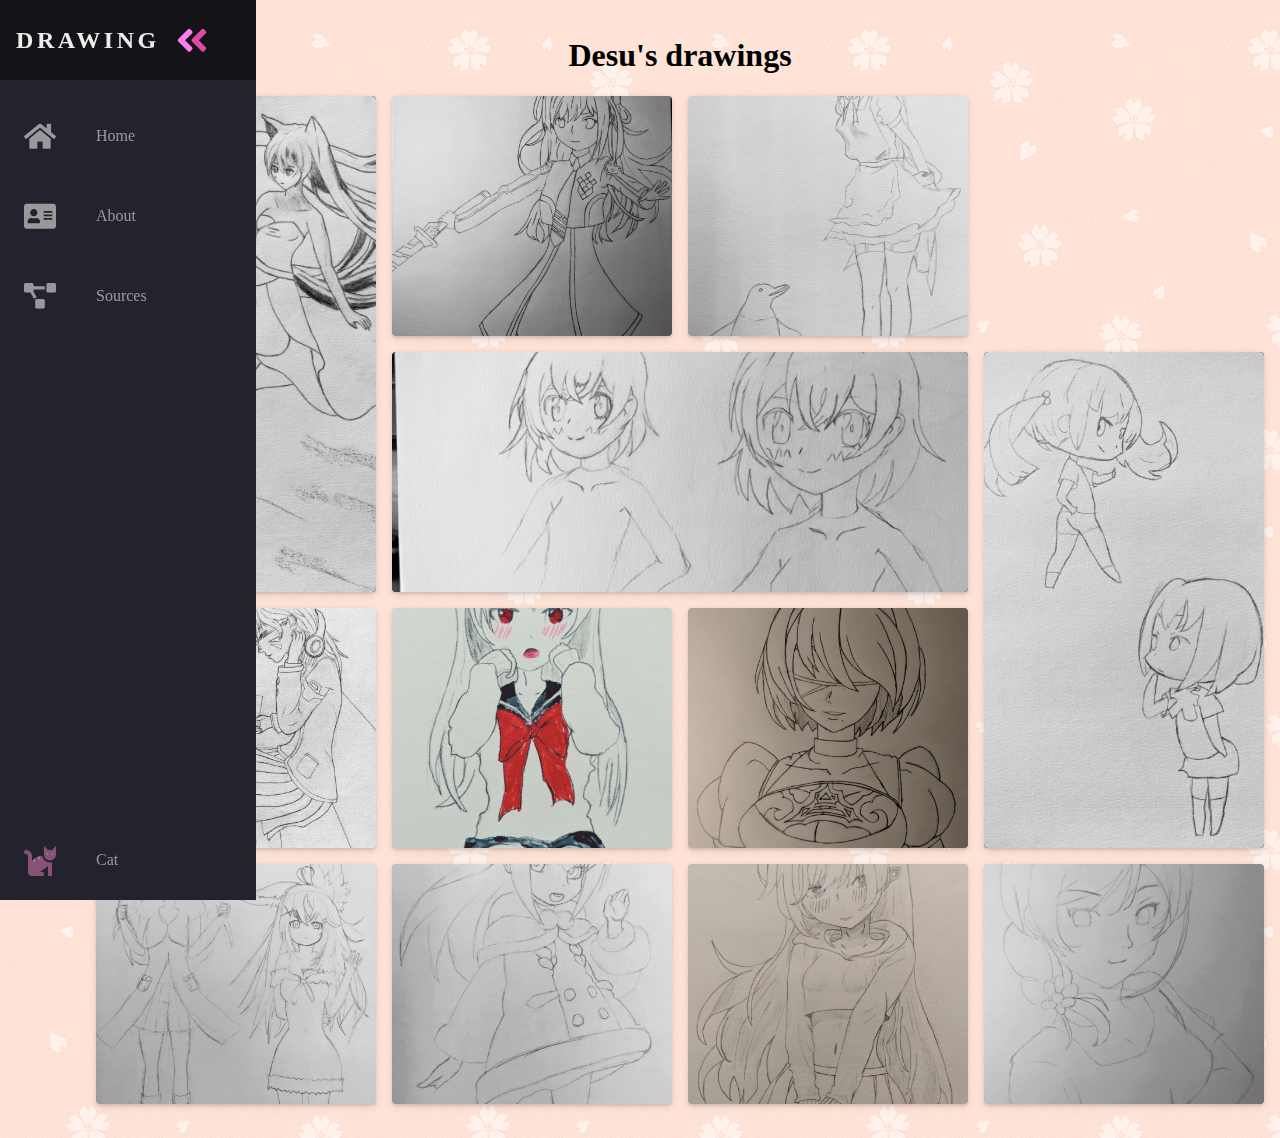
<file: index.html>
<!DOCTYPE html>
<html lang="en">
<head>
  <title>Index</title>
  <meta charset="utf-8">
  <meta name="viewport" content="width=device-width, initial-scale=1.0" />
  <link rel="stylesheet" href="style.css">
  <link href="https://fonts.googleapis.com/css?family=Play&display=swap" rel="stylesheet">
  <title>Robin's Portfolio</title>

  <style>
    @import url('./base.css');

  </style>

  </head>

  <body>
    <nav class="navbar">
      <ul class="navbar-nav">
        <li class="logo">
          <a href="bonus.html" class="nav-link">
            <span class="link-text logo-text">Drawing</span>
            <svg
              aria-hidden="true"
              focusable="false"
              data-prefix="fad"
              data-icon="angle-double-right"
              role="img"
              xmlns="http://www.w3.org/2000/svg"
              viewBox="0 0 448 512"
              class="svg-inline--fa fa-angle-double-right fa-w-14 fa-5x"
            >
              <g class="fa-group">
                <path
                  fill="currentColor"
                  d="M224 273L88.37 409a23.78 23.78 0 0 1-33.8 0L32 386.36a23.94 23.94 0 0 1 0-33.89l96.13-96.37L32 159.73a23.94 23.94 0 0 1 0-33.89l22.44-22.79a23.78 23.78 0 0 1 33.8 0L223.88 239a23.94 23.94 0 0 1 .1 34z"
                  class="fa-secondary"
                ></path>
                <path
                  fill="currentColor"
                  d="M415.89 273L280.34 409a23.77 23.77 0 0 1-33.79 0L224 386.26a23.94 23.94 0 0 1 0-33.89L320.11 256l-96-96.47a23.94 23.94 0 0 1 0-33.89l22.52-22.59a23.77 23.77 0 0 1 33.79 0L416 239a24 24 0 0 1-.11 34z"
                  class="fa-primary"
                ></path>
              </g>
            </svg>

          </a>
        </li>
        <li class="nav-item">
          <a href="index.html" class="nav-link">
            <svg aria-hidden="true" focusable="false" data-prefix="fas" data-icon="home" class="svg-inline--fa fa-home fa-w-18" role="img" xmlns="http://www.w3.org/2000/svg" viewBox="0 0 576 512"><path fill="currentColor" d="M280.37 148.26L96 300.11V464a16 16 0 0 0 16 16l112.06-.29a16 16 0 0 0 15.92-16V368a16 16 0 0 1 16-16h64a16 16 0 0 1 16 16v95.64a16 16 0 0 0 16 16.05L464 480a16 16 0 0 0 16-16V300L295.67 148.26a12.19 12.19 0 0 0-15.3 0zM571.6 251.47L488 182.56V44.05a12 12 0 0 0-12-12h-56a12 12 0 0 0-12 12v72.61L318.47 43a48 48 0 0 0-61 0L4.34 251.47a12 12 0 0 0-1.6 16.9l25.5 31A12 12 0 0 0 45.15 301l235.22-193.74a12.19 12.19 0 0 1 15.3 0L530.9 301a12 12 0 0 0 16.9-1.6l25.5-31a12 12 0 0 0-1.7-16.93z"
              ></path></svg>

            <span class="link-text">Home</span>
          </a>
        </li>


        <li class="nav-item">
          <a href="about.html" class="nav-link">
            <svg aria-hidden="true" focusable="false" data-prefix="fas" data-icon="address-card" class="svg-inline--fa fa-address-card fa-w-18" role="img" xmlns="http://www.w3.org/2000/svg" viewBox="0 0 576 512"><path fill="currentColor" d="M528 32H48C21.5 32 0 53.5 0 80v352c0 26.5 21.5 48 48 48h480c26.5 0 48-21.5 48-48V80c0-26.5-21.5-48-48-48zm-352 96c35.3 0 64 28.7 64 64s-28.7 64-64 64-64-28.7-64-64 28.7-64 64-64zm112 236.8c0 10.6-10 19.2-22.4 19.2H86.4C74 384 64 375.4 64 364.8v-19.2c0-31.8 30.1-57.6 67.2-57.6h5c12.3 5.1 25.7 8 39.8 8s27.6-2.9 39.8-8h5c37.1 0 67.2 25.8 67.2 57.6v19.2zM512 312c0 4.4-3.6 8-8 8H360c-4.4 0-8-3.6-8-8v-16c0-4.4 3.6-8 8-8h144c4.4 0 8 3.6 8 8v16zm0-64c0 4.4-3.6 8-8 8H360c-4.4 0-8-3.6-8-8v-16c0-4.4 3.6-8 8-8h144c4.4 0 8 3.6 8 8v16zm0-64c0 4.4-3.6 8-8 8H360c-4.4 0-8-3.6-8-8v-16c0-4.4 3.6-8 8-8h144c4.4 0 8 3.6 8 8v16z"></path></svg>

            <span class="link-text">About</span>
          </a>
        </li>


        <li class="nav-item">
          <a href="sources.html" class="nav-link">
            <svg aria-hidden="true" focusable="false" data-prefix="fas" data-icon="project-diagram" class="svg-inline--fa fa-project-diagram fa-w-20" role="img" xmlns="http://www.w3.org/2000/svg" viewBox="0 0 640 512"><path fill="currentColor" d="M384 320H256c-17.67 0-32 14.33-32 32v128c0 17.67 14.33 32 32 32h128c17.67 0 32-14.33 32-32V352c0-17.67-14.33-32-32-32zM192 32c0-17.67-14.33-32-32-32H32C14.33 0 0 14.33 0 32v128c0 17.67 14.33 32 32 32h95.72l73.16 128.04C211.98 300.98 232.4 288 256 288h.28L192 175.51V128h224V64H192V32zM608 0H480c-17.67 0-32 14.33-32 32v128c0 17.67 14.33 32 32 32h128c17.67 0 32-14.33 32-32V32c0-17.67-14.33-32-32-32z"></path></svg>


            <span class="link-text">Sources</span>
          </a>
        </li>


        <li class="nav-item">
          <a href="cat.html" class="nav-link">
            <svg
              aria-hidden="true"
              focusable="false"
              data-prefix="fad"
              data-icon="cat"
              role="img"
              xmlns="http://www.w3.org/2000/svg"
              viewBox="0 0 512 512"
              class="svg-inline--fa fa-cat fa-w-16 fa-9x"
            >
              <g class="fa-group">
                <path
                  fill="currentColor"
                  d="M448 96h-64l-64-64v134.4a96 96 0 0 0 192 0V32zm-72 80a16 16 0 1 1 16-16 16 16 0 0 1-16 16zm80 0a16 16 0 1 1 16-16 16 16 0 0 1-16 16zm-165.41 16a204.07 204.07 0 0 0-34.59 2.89V272l-43.15-64.73a183.93 183.93 0 0 0-44.37 26.17L192 304l-60.94-30.47L128 272v-80a96.1 96.1 0 0 0-96-96 32 32 0 0 0 0 64 32 32 0 0 1 32 32v256a64.06 64.06 0 0 0 64 64h176a16 16 0 0 0 16-16v-16a32 32 0 0 0-32-32h-32l128-96v144a16 16 0 0 0 16 16h32a16 16 0 0 0 16-16V289.86a126.78 126.78 0 0 1-32 4.54c-61.81 0-113.52-44.05-125.41-102.4z"
                  class="fa-secondary"
                ></path>
                <path
                  fill="currentColor"
                  d="M376 144a16 16 0 1 0 16 16 16 16 0 0 0-16-16zm80 0a16 16 0 1 0 16 16 16 16 0 0 0-16-16zM131.06 273.53L192 304l-23.52-70.56a192.06 192.06 0 0 0-37.42 40.09zM256 272v-77.11a198.62 198.62 0 0 0-43.15 12.38z"
                  class="fa-primary"
                ></path>
              </g>
            </svg>

            <span class="link-text">Cat</span>
          </a>
        </li>


      </ul>
      </nav>

    <main>
      <center><h1>Desu's drawings</h1></center>

      <div class="photo-grid">
        <a href="images/drawings/drawing01.jpg" class="card-tall">
          <div
        class="card-tall"
        style="background-image:url(images/thumbs01/thumb01.jpg)"
        >

        </div></a>

        <a href="images/drawings/drawing02.jpg">
        <div
        class="card"
        style="background-image:url(images/thumbs01/thumb02.jpg)"
        >

        </div></a>

        <a href="images/drawings/drawing03.jpg">
        <div
        class="card"
        style="background-image:url(images/thumbs01/thumb03.jpg)"
        >

        </div></a>

        <a href="images/drawings/drawing04.jpg" class="card-wide">
        <div
        class="card-wide"
        style="background-image:url(images/thumbs01/thumb04.jpg)"
        >

        </div></a>

        <a href="images/drawings/drawing05.jpg" class="card-tall">
        <div
        class="card-tall"
        style="background-image:url(images/thumbs01/thumb05.jpg)"
        >

        </div></a>

        <a href="images/drawings/drawing06.jpg">
        <div
        class="card"
        style="background-image:url(images/thumbs01/thumb06.jpg)"
        >

        </div></a>

        <a href="images/drawings/drawing07.jpg">
        <div
        class="card"
        style="background-image:url(images/thumbs01/thumb07.jpg)"
        >

        </div></a>

        <a href="images/drawings/drawing08.jpg">
        <div
        class="card"
        style="background-image:url(images/thumbs01/thumb08.jpg)"
        >

        </div></a>

        <a href="images/drawings/drawing09.jpg">
        <div
        class="card"
        style="background-image:url(images/thumbs01/thumb09.jpg)"
        >

        </div></a>

        <a href="images/drawings/drawing10.jpg">
        <div
        class="card"
        style="background-image:url(images/thumbs01/thumb10.jpg)"
        >

        </div></a>

        <a href="images/drawings/drawing11.jpg">
        <div
        class="card"
        style="background-image:url(images/thumbs01/thumb11.jpg)"
        >

        </div></a>

        <a href="images/drawings/drawing12.jpg">
        <div
        class="card"
        style="background-image:url(images/thumbs01/thumb12.jpg)"
        >

        </div></a>

      </div>

<br>

<!-- Test -->
       <!-- <section class="basic-grid">
         <div class="card">1</div>
         <div class="card">2</div>
         <div class="card">3</div>
         <div class="card">4</div>
         <div class="card">5</div>
         <div class="card">6</div>
         <div class="card">7</div>
         <div class="card">8</div>
         <div class="card">9</div>
         <div class="card">10</div>
         <div class="card">11</div>
         <div class="card">12</div>

       </section> -->


    </main>

  </body>
  </html>
</file>
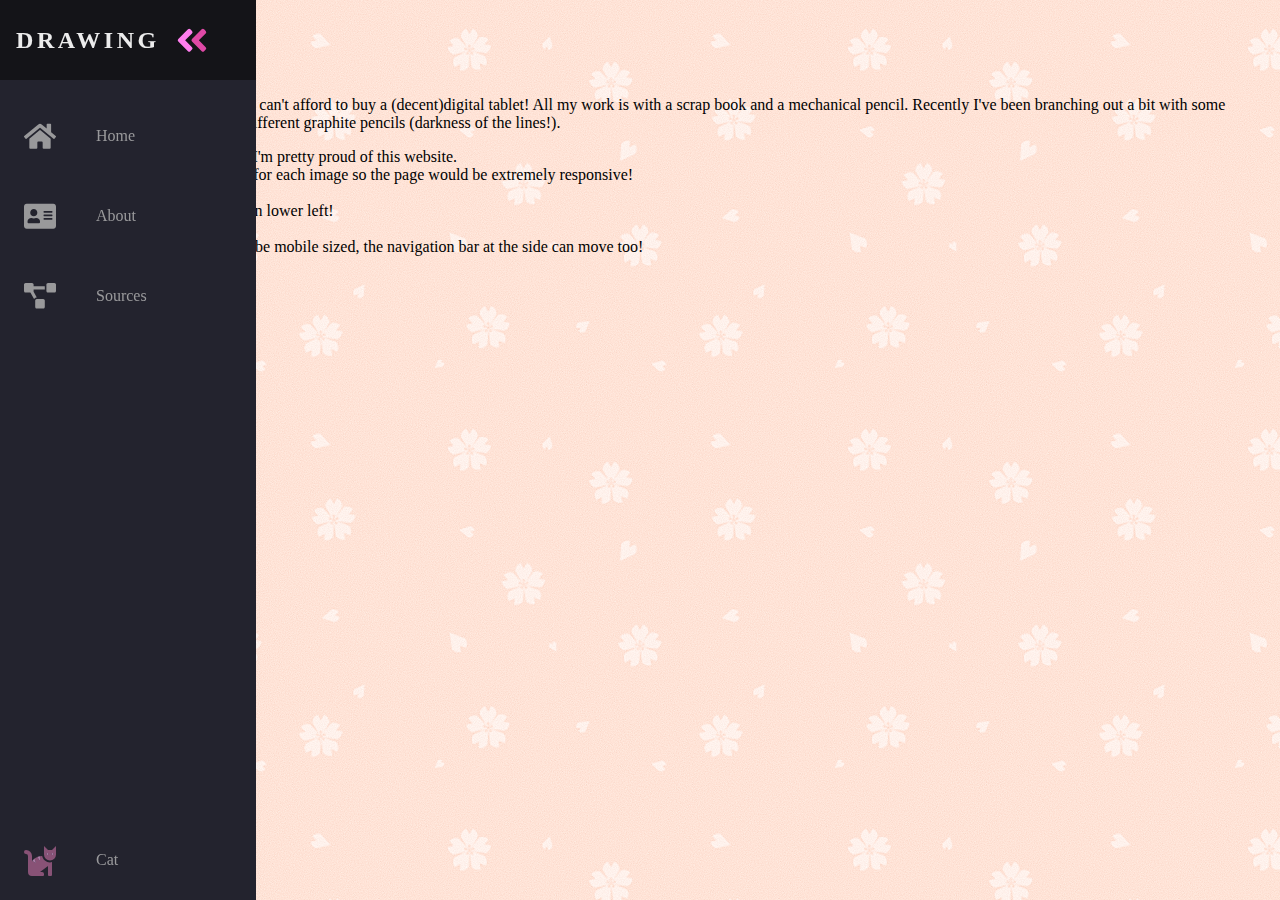
<file: about.html>
<!DOCTYPE html>
<html lang="en">
<head>
  <title>About</title>
  <meta charset="utf-8">
  <link rel="stylesheet" href="style.css">
  <link href="https://fonts.googleapis.com/css?family=Play&display=swap" rel="stylesheet">

  </head>

  <body>
    <nav class="navbar">
      <ul class="navbar-nav">
        <li class="logo">
          <a href="bonus.html" class="nav-link">
            <span class="link-text logo-text">Drawing</span>
            <svg
              aria-hidden="true"
              focusable="false"
              data-prefix="fad"
              data-icon="angle-double-right"
              role="img"
              xmlns="http://www.w3.org/2000/svg"
              viewBox="0 0 448 512"
              class="svg-inline--fa fa-angle-double-right fa-w-14 fa-5x"
            >
              <g class="fa-group">
                <path
                  fill="currentColor"
                  d="M224 273L88.37 409a23.78 23.78 0 0 1-33.8 0L32 386.36a23.94 23.94 0 0 1 0-33.89l96.13-96.37L32 159.73a23.94 23.94 0 0 1 0-33.89l22.44-22.79a23.78 23.78 0 0 1 33.8 0L223.88 239a23.94 23.94 0 0 1 .1 34z"
                  class="fa-secondary"
                ></path>
                <path
                  fill="currentColor"
                  d="M415.89 273L280.34 409a23.77 23.77 0 0 1-33.79 0L224 386.26a23.94 23.94 0 0 1 0-33.89L320.11 256l-96-96.47a23.94 23.94 0 0 1 0-33.89l22.52-22.59a23.77 23.77 0 0 1 33.79 0L416 239a24 24 0 0 1-.11 34z"
                  class="fa-primary"
                ></path>
              </g>
            </svg>

          </a>
        </li>
        <li class="nav-item">
          <a href="index.html" class="nav-link">
            <svg aria-hidden="true" focusable="false" data-prefix="fas" data-icon="home" class="svg-inline--fa fa-home fa-w-18" role="img" xmlns="http://www.w3.org/2000/svg" viewBox="0 0 576 512"><path fill="currentColor" d="M280.37 148.26L96 300.11V464a16 16 0 0 0 16 16l112.06-.29a16 16 0 0 0 15.92-16V368a16 16 0 0 1 16-16h64a16 16 0 0 1 16 16v95.64a16 16 0 0 0 16 16.05L464 480a16 16 0 0 0 16-16V300L295.67 148.26a12.19 12.19 0 0 0-15.3 0zM571.6 251.47L488 182.56V44.05a12 12 0 0 0-12-12h-56a12 12 0 0 0-12 12v72.61L318.47 43a48 48 0 0 0-61 0L4.34 251.47a12 12 0 0 0-1.6 16.9l25.5 31A12 12 0 0 0 45.15 301l235.22-193.74a12.19 12.19 0 0 1 15.3 0L530.9 301a12 12 0 0 0 16.9-1.6l25.5-31a12 12 0 0 0-1.7-16.93z"></path></svg>

            <span class="link-text">Home</span>
          </a>
        </li>


        <li class="nav-item">
          <a href="about.html" class="nav-link">
            <svg aria-hidden="true" focusable="false" data-prefix="fas" data-icon="address-card" class="svg-inline--fa fa-address-card fa-w-18" role="img" xmlns="http://www.w3.org/2000/svg" viewBox="0 0 576 512"><path fill="currentColor" d="M528 32H48C21.5 32 0 53.5 0 80v352c0 26.5 21.5 48 48 48h480c26.5 0 48-21.5 48-48V80c0-26.5-21.5-48-48-48zm-352 96c35.3 0 64 28.7 64 64s-28.7 64-64 64-64-28.7-64-64 28.7-64 64-64zm112 236.8c0 10.6-10 19.2-22.4 19.2H86.4C74 384 64 375.4 64 364.8v-19.2c0-31.8 30.1-57.6 67.2-57.6h5c12.3 5.1 25.7 8 39.8 8s27.6-2.9 39.8-8h5c37.1 0 67.2 25.8 67.2 57.6v19.2zM512 312c0 4.4-3.6 8-8 8H360c-4.4 0-8-3.6-8-8v-16c0-4.4 3.6-8 8-8h144c4.4 0 8 3.6 8 8v16zm0-64c0 4.4-3.6 8-8 8H360c-4.4 0-8-3.6-8-8v-16c0-4.4 3.6-8 8-8h144c4.4 0 8 3.6 8 8v16zm0-64c0 4.4-3.6 8-8 8H360c-4.4 0-8-3.6-8-8v-16c0-4.4 3.6-8 8-8h144c4.4 0 8 3.6 8 8v16z"></path></svg>

            <span class="link-text">About</span>
          </a>
        </li>


        <li class="nav-item">
          <a href="sources.html" class="nav-link">
            <svg aria-hidden="true" focusable="false" data-prefix="fas" data-icon="project-diagram" class="svg-inline--fa fa-project-diagram fa-w-20" role="img" xmlns="http://www.w3.org/2000/svg" viewBox="0 0 640 512"><path fill="currentColor" d="M384 320H256c-17.67 0-32 14.33-32 32v128c0 17.67 14.33 32 32 32h128c17.67 0 32-14.33 32-32V352c0-17.67-14.33-32-32-32zM192 32c0-17.67-14.33-32-32-32H32C14.33 0 0 14.33 0 32v128c0 17.67 14.33 32 32 32h95.72l73.16 128.04C211.98 300.98 232.4 288 256 288h.28L192 175.51V128h224V64H192V32zM608 0H480c-17.67 0-32 14.33-32 32v128c0 17.67 14.33 32 32 32h128c17.67 0 32-14.33 32-32V32c0-17.67-14.33-32-32-32z"></path></svg>


            <span class="link-text">Sources</span>
          </a>
        </li>


        <li class="nav-item">
          <a href="cat.html" class="nav-link">
            <svg
              aria-hidden="true"
              focusable="false"
              data-prefix="fad"
              data-icon="cat"
              role="img"
              xmlns="http://www.w3.org/2000/svg"
              viewBox="0 0 512 512"
              class="svg-inline--fa fa-cat fa-w-16 fa-9x"
            >
              <g class="fa-group">
                <path
                  fill="currentColor"
                  d="M448 96h-64l-64-64v134.4a96 96 0 0 0 192 0V32zm-72 80a16 16 0 1 1 16-16 16 16 0 0 1-16 16zm80 0a16 16 0 1 1 16-16 16 16 0 0 1-16 16zm-165.41 16a204.07 204.07 0 0 0-34.59 2.89V272l-43.15-64.73a183.93 183.93 0 0 0-44.37 26.17L192 304l-60.94-30.47L128 272v-80a96.1 96.1 0 0 0-96-96 32 32 0 0 0 0 64 32 32 0 0 1 32 32v256a64.06 64.06 0 0 0 64 64h176a16 16 0 0 0 16-16v-16a32 32 0 0 0-32-32h-32l128-96v144a16 16 0 0 0 16 16h32a16 16 0 0 0 16-16V289.86a126.78 126.78 0 0 1-32 4.54c-61.81 0-113.52-44.05-125.41-102.4z"
                  class="fa-secondary"
                ></path>
                <path
                  fill="currentColor"
                  d="M376 144a16 16 0 1 0 16 16 16 16 0 0 0-16-16zm80 0a16 16 0 1 0 16 16 16 16 0 0 0-16-16zM131.06 273.53L192 304l-23.52-70.56a192.06 192.06 0 0 0-37.42 40.09zM256 272v-77.11a198.62 198.62 0 0 0-43.15 12.38z"
                  class="fa-primary"
                ></path>
              </g>
            </svg>

            <span class="link-text">Cat</span>
          </a>
        </li>


      </ul>
      </nav>

    <main>
      <h1>Desu</h1>

      <p>I'm a beginner artist who can't afford to buy a (decent)digital tablet! All my work is with a scrap book and a mechanical pencil. Recently I've been branching out a bit with some markers, charcoal, and different graphite pencils (darkness of the lines!). </p>

      <p>Learning to code is fun, I'm pretty proud of this website.
        <br>I even made thumbnails for each image so the page would be extremely responsive!
        <br>
        <br>Check out my cat page on lower left!
        <br>
        <br>...And resize the page to be mobile sized, the navigation bar at the side can move too!
      </p>
    </main>

  </body>
  </html>
</file>
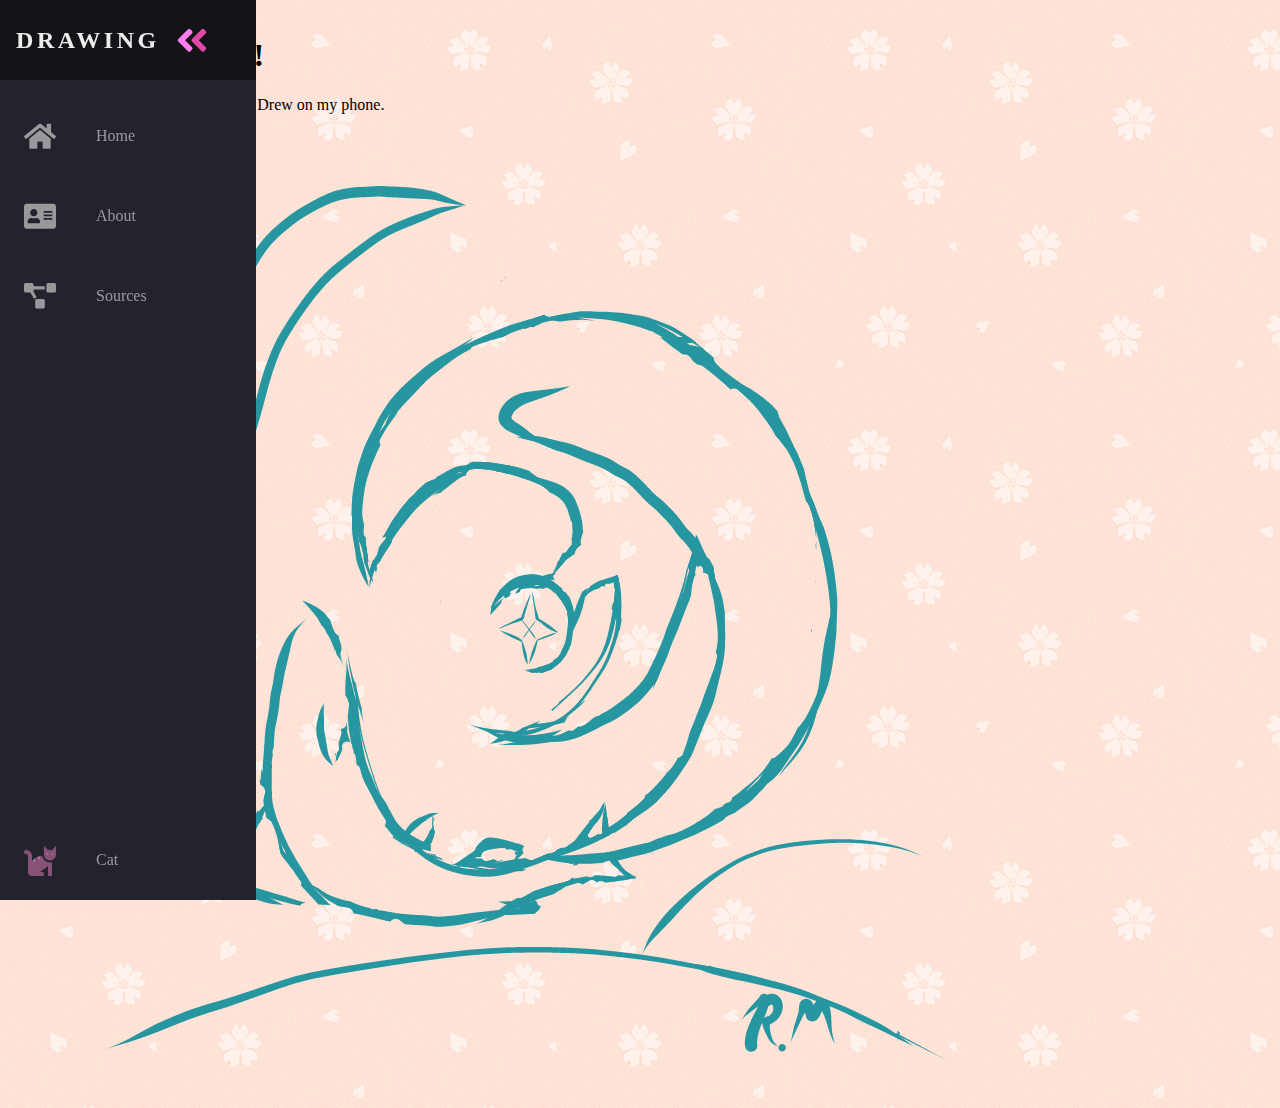
<file: bonus.html>
<!DOCTYPE html>
<html lang="en">
<head>
  <title>Bonus</title>
  <meta charset="utf-8">
  <link rel="stylesheet" href="style.css">
  <link href="https://fonts.googleapis.com/css?family=Play&display=swap" rel="stylesheet">

  </head>

  <body>
    <nav class="navbar">
      <ul class="navbar-nav">
        <li class="logo">
          <a href="bonus.html" class="nav-link">
            <span class="link-text logo-text">Drawing</span>
            <svg
              aria-hidden="true"
              focusable="false"
              data-prefix="fad"
              data-icon="angle-double-right"
              role="img"
              xmlns="http://www.w3.org/2000/svg"
              viewBox="0 0 448 512"
              class="svg-inline--fa fa-angle-double-right fa-w-14 fa-5x"
            >
              <g class="fa-group">
                <path
                  fill="currentColor"
                  d="M224 273L88.37 409a23.78 23.78 0 0 1-33.8 0L32 386.36a23.94 23.94 0 0 1 0-33.89l96.13-96.37L32 159.73a23.94 23.94 0 0 1 0-33.89l22.44-22.79a23.78 23.78 0 0 1 33.8 0L223.88 239a23.94 23.94 0 0 1 .1 34z"
                  class="fa-secondary"
                ></path>
                <path
                  fill="currentColor"
                  d="M415.89 273L280.34 409a23.77 23.77 0 0 1-33.79 0L224 386.26a23.94 23.94 0 0 1 0-33.89L320.11 256l-96-96.47a23.94 23.94 0 0 1 0-33.89l22.52-22.59a23.77 23.77 0 0 1 33.79 0L416 239a24 24 0 0 1-.11 34z"
                  class="fa-primary"
                ></path>
              </g>
            </svg>

          </a>
        </li>
        <li class="nav-item">
          <a href="index.html" class="nav-link">
            <svg aria-hidden="true" focusable="false" data-prefix="fas" data-icon="home" class="svg-inline--fa fa-home fa-w-18" role="img" xmlns="http://www.w3.org/2000/svg" viewBox="0 0 576 512"><path fill="currentColor" d="M280.37 148.26L96 300.11V464a16 16 0 0 0 16 16l112.06-.29a16 16 0 0 0 15.92-16V368a16 16 0 0 1 16-16h64a16 16 0 0 1 16 16v95.64a16 16 0 0 0 16 16.05L464 480a16 16 0 0 0 16-16V300L295.67 148.26a12.19 12.19 0 0 0-15.3 0zM571.6 251.47L488 182.56V44.05a12 12 0 0 0-12-12h-56a12 12 0 0 0-12 12v72.61L318.47 43a48 48 0 0 0-61 0L4.34 251.47a12 12 0 0 0-1.6 16.9l25.5 31A12 12 0 0 0 45.15 301l235.22-193.74a12.19 12.19 0 0 1 15.3 0L530.9 301a12 12 0 0 0 16.9-1.6l25.5-31a12 12 0 0 0-1.7-16.93z"></path></svg>

            <span class="link-text">Home</span>
          </a>
        </li>


        <li class="nav-item">
          <a href="about.html" class="nav-link">
            <svg aria-hidden="true" focusable="false" data-prefix="fas" data-icon="address-card" class="svg-inline--fa fa-address-card fa-w-18" role="img" xmlns="http://www.w3.org/2000/svg" viewBox="0 0 576 512"><path fill="currentColor" d="M528 32H48C21.5 32 0 53.5 0 80v352c0 26.5 21.5 48 48 48h480c26.5 0 48-21.5 48-48V80c0-26.5-21.5-48-48-48zm-352 96c35.3 0 64 28.7 64 64s-28.7 64-64 64-64-28.7-64-64 28.7-64 64-64zm112 236.8c0 10.6-10 19.2-22.4 19.2H86.4C74 384 64 375.4 64 364.8v-19.2c0-31.8 30.1-57.6 67.2-57.6h5c12.3 5.1 25.7 8 39.8 8s27.6-2.9 39.8-8h5c37.1 0 67.2 25.8 67.2 57.6v19.2zM512 312c0 4.4-3.6 8-8 8H360c-4.4 0-8-3.6-8-8v-16c0-4.4 3.6-8 8-8h144c4.4 0 8 3.6 8 8v16zm0-64c0 4.4-3.6 8-8 8H360c-4.4 0-8-3.6-8-8v-16c0-4.4 3.6-8 8-8h144c4.4 0 8 3.6 8 8v16zm0-64c0 4.4-3.6 8-8 8H360c-4.4 0-8-3.6-8-8v-16c0-4.4 3.6-8 8-8h144c4.4 0 8 3.6 8 8v16z"></path></svg>

            <span class="link-text">About</span>
          </a>
        </li>


        <li class="nav-item">
          <a href="sources.html" class="nav-link">
            <svg aria-hidden="true" focusable="false" data-prefix="fas" data-icon="project-diagram" class="svg-inline--fa fa-project-diagram fa-w-20" role="img" xmlns="http://www.w3.org/2000/svg" viewBox="0 0 640 512"><path fill="currentColor" d="M384 320H256c-17.67 0-32 14.33-32 32v128c0 17.67 14.33 32 32 32h128c17.67 0 32-14.33 32-32V352c0-17.67-14.33-32-32-32zM192 32c0-17.67-14.33-32-32-32H32C14.33 0 0 14.33 0 32v128c0 17.67 14.33 32 32 32h95.72l73.16 128.04C211.98 300.98 232.4 288 256 288h.28L192 175.51V128h224V64H192V32zM608 0H480c-17.67 0-32 14.33-32 32v128c0 17.67 14.33 32 32 32h128c17.67 0 32-14.33 32-32V32c0-17.67-14.33-32-32-32z"></path></svg>


            <span class="link-text">Sources</span>
          </a>
        </li>


        <li class="nav-item">
          <a href="cat.html" class="nav-link">
            <svg
              aria-hidden="true"
              focusable="false"
              data-prefix="fad"
              data-icon="cat"
              role="img"
              xmlns="http://www.w3.org/2000/svg"
              viewBox="0 0 512 512"
              class="svg-inline--fa fa-cat fa-w-16 fa-9x"
            >
              <g class="fa-group">
                <path
                  fill="currentColor"
                  d="M448 96h-64l-64-64v134.4a96 96 0 0 0 192 0V32zm-72 80a16 16 0 1 1 16-16 16 16 0 0 1-16 16zm80 0a16 16 0 1 1 16-16 16 16 0 0 1-16 16zm-165.41 16a204.07 204.07 0 0 0-34.59 2.89V272l-43.15-64.73a183.93 183.93 0 0 0-44.37 26.17L192 304l-60.94-30.47L128 272v-80a96.1 96.1 0 0 0-96-96 32 32 0 0 0 0 64 32 32 0 0 1 32 32v256a64.06 64.06 0 0 0 64 64h176a16 16 0 0 0 16-16v-16a32 32 0 0 0-32-32h-32l128-96v144a16 16 0 0 0 16 16h32a16 16 0 0 0 16-16V289.86a126.78 126.78 0 0 1-32 4.54c-61.81 0-113.52-44.05-125.41-102.4z"
                  class="fa-secondary"
                ></path>
                <path
                  fill="currentColor"
                  d="M376 144a16 16 0 1 0 16 16 16 16 0 0 0-16-16zm80 0a16 16 0 1 0 16 16 16 16 0 0 0-16-16zM131.06 273.53L192 304l-23.52-70.56a192.06 192.06 0 0 0-37.42 40.09zM256 272v-77.11a198.62 198.62 0 0 0-43.15 12.38z"
                  class="fa-primary"
                ></path>
              </g>
            </svg>

            <span class="link-text">Cat</span>
          </a>
        </li>


      </ul>
      </nav>

    <main>
      <h1>Bonus page!</h1>

      <p>My first digital drawing. Drew on my phone.  </p>
      <img src="images/logo01.png" alt="logo" >
    </main>

  </body>
  </html>
</file>
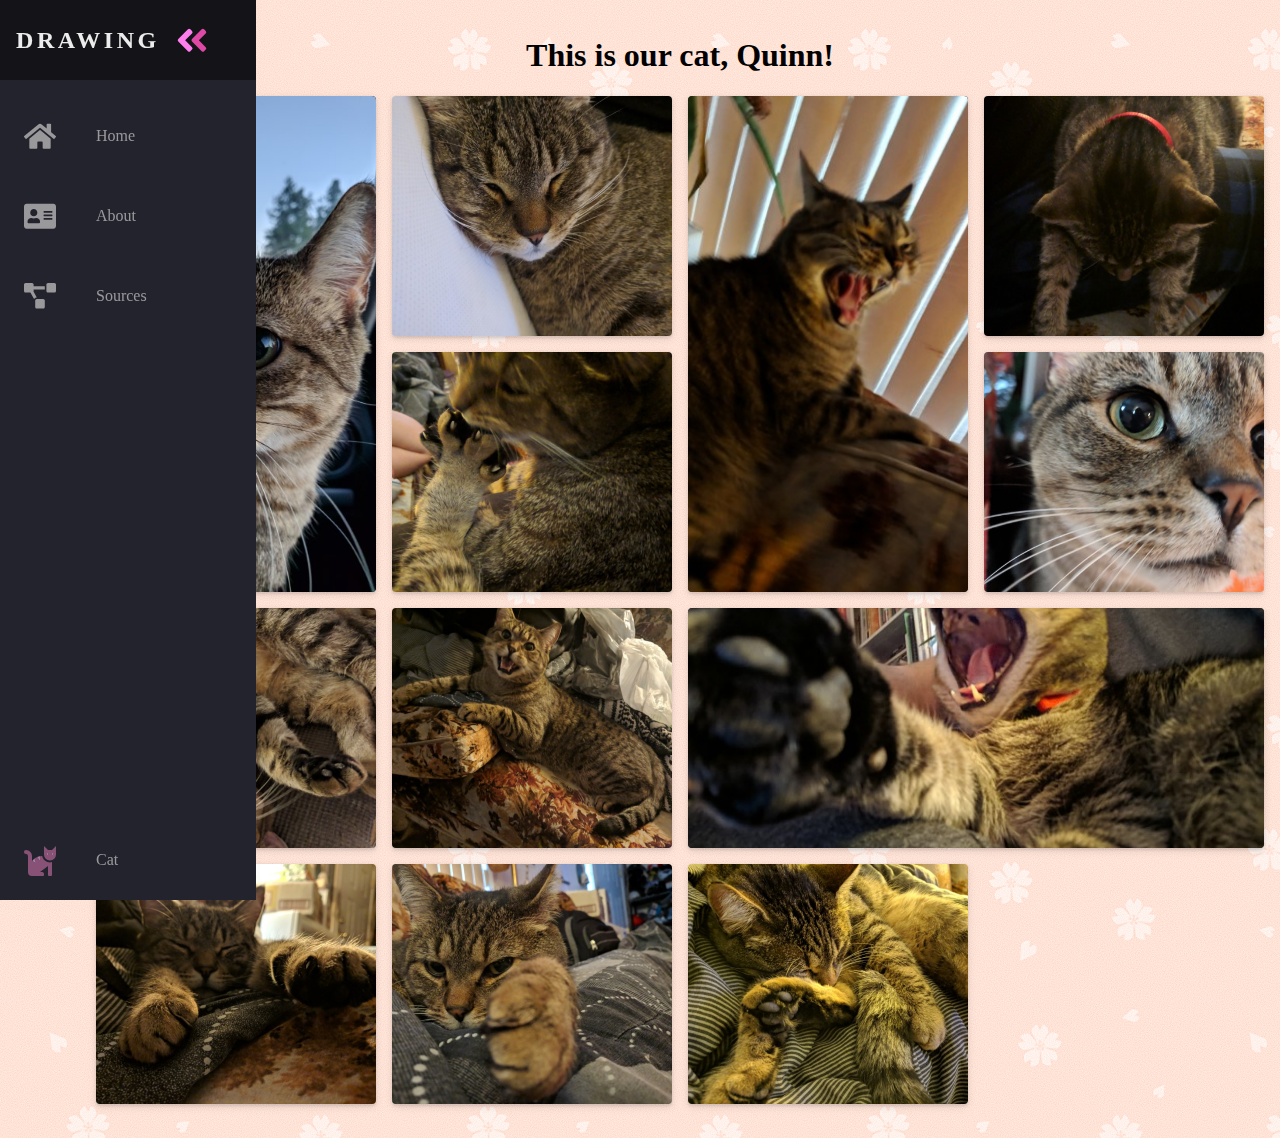
<file: cat.html>
<!DOCTYPE html>
<html lang="en">
<head>
  <title>Cat</title>
  <meta charset="utf-8">
  <meta name="viewport" content="width=device-width, initial-scale=1.0" />
  <link rel="stylesheet" href="style.css">
  <link href="https://fonts.googleapis.com/css?family=Play&display=swap" rel="stylesheet">
  <title>Robin's Portfolio</title>

  <style>
    @import url('./base.css');

  </style>

  </head>

  <body>
    <nav class="navbar">
      <ul class="navbar-nav">
        <li class="logo">
          <a href="bonus.html" class="nav-link">
            <span class="link-text logo-text">Drawing</span>
            <svg
              aria-hidden="true"
              focusable="false"
              data-prefix="fad"
              data-icon="angle-double-right"
              role="img"
              xmlns="http://www.w3.org/2000/svg"
              viewBox="0 0 448 512"
              class="svg-inline--fa fa-angle-double-right fa-w-14 fa-5x"
            >
              <g class="fa-group">
                <path
                  fill="currentColor"
                  d="M224 273L88.37 409a23.78 23.78 0 0 1-33.8 0L32 386.36a23.94 23.94 0 0 1 0-33.89l96.13-96.37L32 159.73a23.94 23.94 0 0 1 0-33.89l22.44-22.79a23.78 23.78 0 0 1 33.8 0L223.88 239a23.94 23.94 0 0 1 .1 34z"
                  class="fa-secondary"
                ></path>
                <path
                  fill="currentColor"
                  d="M415.89 273L280.34 409a23.77 23.77 0 0 1-33.79 0L224 386.26a23.94 23.94 0 0 1 0-33.89L320.11 256l-96-96.47a23.94 23.94 0 0 1 0-33.89l22.52-22.59a23.77 23.77 0 0 1 33.79 0L416 239a24 24 0 0 1-.11 34z"
                  class="fa-primary"
                ></path>
              </g>
            </svg>

          </a>
        </li>
        <li class="nav-item">
          <a href="index.html" class="nav-link">
            <svg aria-hidden="true" focusable="false" data-prefix="fas" data-icon="home" class="svg-inline--fa fa-home fa-w-18" role="img" xmlns="http://www.w3.org/2000/svg" viewBox="0 0 576 512"><path fill="currentColor" d="M280.37 148.26L96 300.11V464a16 16 0 0 0 16 16l112.06-.29a16 16 0 0 0 15.92-16V368a16 16 0 0 1 16-16h64a16 16 0 0 1 16 16v95.64a16 16 0 0 0 16 16.05L464 480a16 16 0 0 0 16-16V300L295.67 148.26a12.19 12.19 0 0 0-15.3 0zM571.6 251.47L488 182.56V44.05a12 12 0 0 0-12-12h-56a12 12 0 0 0-12 12v72.61L318.47 43a48 48 0 0 0-61 0L4.34 251.47a12 12 0 0 0-1.6 16.9l25.5 31A12 12 0 0 0 45.15 301l235.22-193.74a12.19 12.19 0 0 1 15.3 0L530.9 301a12 12 0 0 0 16.9-1.6l25.5-31a12 12 0 0 0-1.7-16.93z"></path></svg>

            <span class="link-text">Home</span>
          </a>
        </li>


        <li class="nav-item">
          <a href="about.html" class="nav-link">
            <svg aria-hidden="true" focusable="false" data-prefix="fas" data-icon="address-card" class="svg-inline--fa fa-address-card fa-w-18" role="img" xmlns="http://www.w3.org/2000/svg" viewBox="0 0 576 512"><path fill="currentColor" d="M528 32H48C21.5 32 0 53.5 0 80v352c0 26.5 21.5 48 48 48h480c26.5 0 48-21.5 48-48V80c0-26.5-21.5-48-48-48zm-352 96c35.3 0 64 28.7 64 64s-28.7 64-64 64-64-28.7-64-64 28.7-64 64-64zm112 236.8c0 10.6-10 19.2-22.4 19.2H86.4C74 384 64 375.4 64 364.8v-19.2c0-31.8 30.1-57.6 67.2-57.6h5c12.3 5.1 25.7 8 39.8 8s27.6-2.9 39.8-8h5c37.1 0 67.2 25.8 67.2 57.6v19.2zM512 312c0 4.4-3.6 8-8 8H360c-4.4 0-8-3.6-8-8v-16c0-4.4 3.6-8 8-8h144c4.4 0 8 3.6 8 8v16zm0-64c0 4.4-3.6 8-8 8H360c-4.4 0-8-3.6-8-8v-16c0-4.4 3.6-8 8-8h144c4.4 0 8 3.6 8 8v16zm0-64c0 4.4-3.6 8-8 8H360c-4.4 0-8-3.6-8-8v-16c0-4.4 3.6-8 8-8h144c4.4 0 8 3.6 8 8v16z"></path></svg>

            <span class="link-text">About</span>
          </a>
        </li>


        <li class="nav-item">
          <a href="sources.html" class="nav-link">
            <svg aria-hidden="true" focusable="false" data-prefix="fas" data-icon="project-diagram" class="svg-inline--fa fa-project-diagram fa-w-20" role="img" xmlns="http://www.w3.org/2000/svg" viewBox="0 0 640 512"><path fill="currentColor" d="M384 320H256c-17.67 0-32 14.33-32 32v128c0 17.67 14.33 32 32 32h128c17.67 0 32-14.33 32-32V352c0-17.67-14.33-32-32-32zM192 32c0-17.67-14.33-32-32-32H32C14.33 0 0 14.33 0 32v128c0 17.67 14.33 32 32 32h95.72l73.16 128.04C211.98 300.98 232.4 288 256 288h.28L192 175.51V128h224V64H192V32zM608 0H480c-17.67 0-32 14.33-32 32v128c0 17.67 14.33 32 32 32h128c17.67 0 32-14.33 32-32V32c0-17.67-14.33-32-32-32z"></path></svg>


            <span class="link-text">Sources</span>
          </a>
        </li>


        <li class="nav-item">
          <a href="cat.html" class="nav-link">
            <svg
              aria-hidden="true"
              focusable="false"
              data-prefix="fad"
              data-icon="cat"
              role="img"
              xmlns="http://www.w3.org/2000/svg"
              viewBox="0 0 512 512"
              class="svg-inline--fa fa-cat fa-w-16 fa-9x"
            >
              <g class="fa-group">
                <path
                  fill="currentColor"
                  d="M448 96h-64l-64-64v134.4a96 96 0 0 0 192 0V32zm-72 80a16 16 0 1 1 16-16 16 16 0 0 1-16 16zm80 0a16 16 0 1 1 16-16 16 16 0 0 1-16 16zm-165.41 16a204.07 204.07 0 0 0-34.59 2.89V272l-43.15-64.73a183.93 183.93 0 0 0-44.37 26.17L192 304l-60.94-30.47L128 272v-80a96.1 96.1 0 0 0-96-96 32 32 0 0 0 0 64 32 32 0 0 1 32 32v256a64.06 64.06 0 0 0 64 64h176a16 16 0 0 0 16-16v-16a32 32 0 0 0-32-32h-32l128-96v144a16 16 0 0 0 16 16h32a16 16 0 0 0 16-16V289.86a126.78 126.78 0 0 1-32 4.54c-61.81 0-113.52-44.05-125.41-102.4z"
                  class="fa-secondary"
                ></path>
                <path
                  fill="currentColor"
                  d="M376 144a16 16 0 1 0 16 16 16 16 0 0 0-16-16zm80 0a16 16 0 1 0 16 16 16 16 0 0 0-16-16zM131.06 273.53L192 304l-23.52-70.56a192.06 192.06 0 0 0-37.42 40.09zM256 272v-77.11a198.62 198.62 0 0 0-43.15 12.38z"
                  class="fa-primary"
                ></path>
              </g>
            </svg>

            <span class="link-text">Cat</span>
          </a>
        </li>


      </ul>
      </nav>

    <main>
      <center><h1>This is our cat, Quinn!</h1></center>

      <div class="photo-grid">
        <a href="images/cat/cat01.jpg" class="card-tall">
          <div
        class="card-tall"
        style="background-image:url(images/thumbs02/catthumb01.jpg)"
        >

        </div></a>

        <a href="images/cat/cat02.jpg">
        <div
        class="card"
        style="background-image:url(images/thumbs02/catthumb02.jpg)"
        >

        </div></a>

        <a href="images/cat/cat03.jpg" class="card-tall">
        <div
        class="card-tall"
        style="background-image:url(images/thumbs02/catthumb03.jpg)"
        >

        </div></a>

        <a href="images/cat/cat04.jpg">
        <div
        class="card"
        style="background-image:url(images/thumbs02/catthumb04.jpg)"
        >

        </div></a>

        <a href="images/cat/cat05.jpg">
        <div
        class="card-tall"
        style="background-image:url(images/thumbs02/catthumb05.jpg)"
        >

        </div></a>

        <a href="images/cat/cat06.jpg">
        <div
        class="card"
        style="background-image:url(images/thumbs02/catthumb06.jpg)"
        >

        </div></a>

        <a href="images/cat/cat07.jpg">
        <div
        class="card"
        style="background-image:url(images/thumbs02/catthumb07.jpg)"
        >

        </div></a>

        <a href="images/cat/cat08.jpg">
        <div
        class="card"
        style="background-image:url(images/thumbs02/catthumb08.jpg)"
        >

        </div></a>

        <a href="images/cat/cat09.jpg" class="card-wide">
        <div
        class="card-wide"
        style="background-image:url(images/thumbs02/catthumb09.jpg)"
        >

        </div></a>

        <a href="images/cat/cat10.jpg">
        <div
        class="card"
        style="background-image:url(images/thumbs02/catthumb10.jpg)"
        >

        </div></a>

        <a href="images/cat/cat11.jpg">
        <div
        class="card"
        style="background-image:url(images/thumbs02/catthumb11.jpg)"
        >

        </div></a>

        <a href="images/cat/cat12.jpg">
        <div
        class="card"
        style="background-image:url(images/thumbs02/catthumb12.jpg)"
        >

        </div></a>

      </div>

<br>

<!-- Test -->
       <!-- <section class="basic-grid">
         <div class="card">1</div>
         <div class="card">2</div>
         <div class="card">3</div>
         <div class="card">4</div>
         <div class="card">5</div>
         <div class="card">6</div>
         <div class="card">7</div>
         <div class="card">8</div>
         <div class="card">9</div>
         <div class="card">10</div>
         <div class="card">11</div>
         <div class="card">12</div>

       </section> -->


    </main>

  </body>
  </html>
</file>
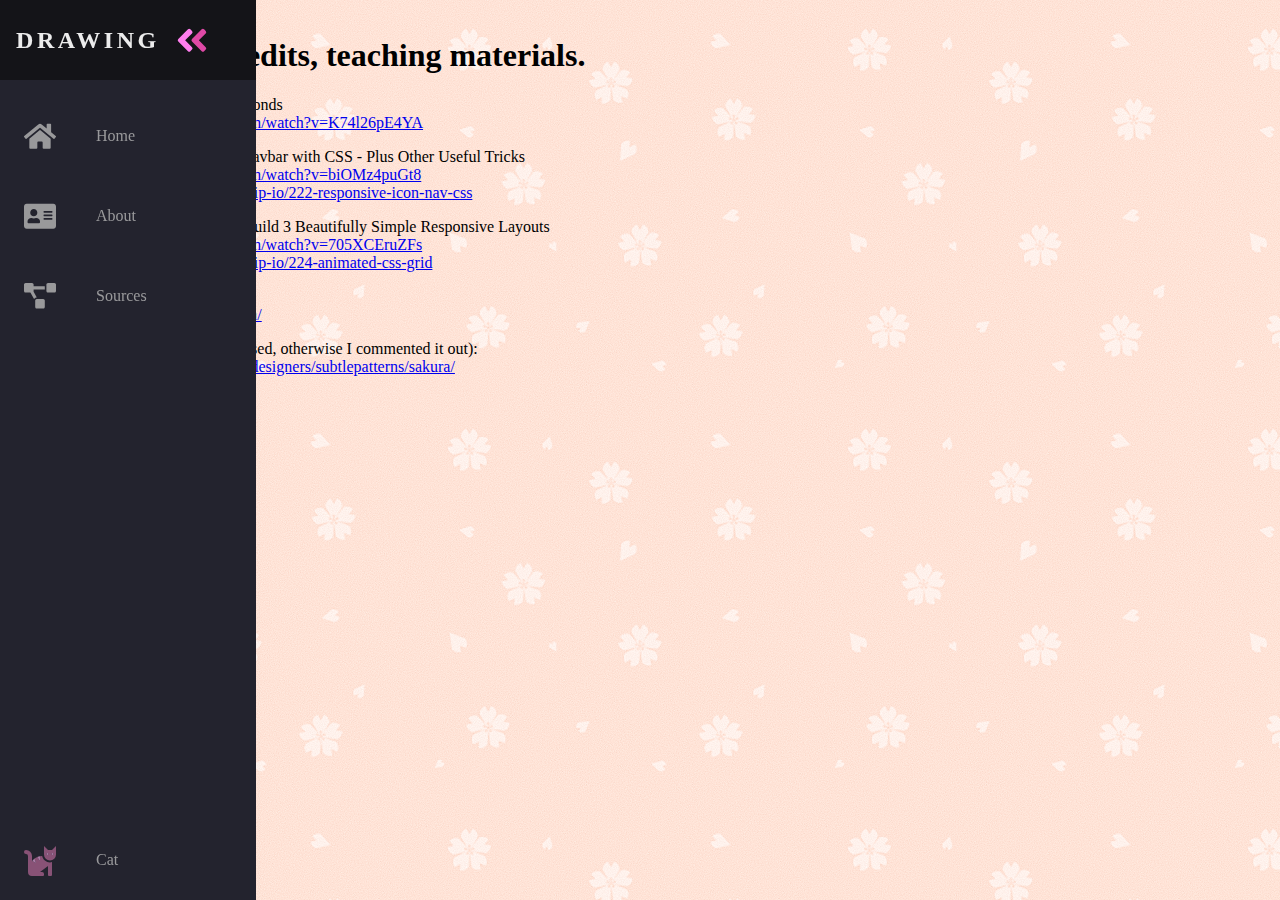
<file: sources.html>
<!DOCTYPE html>
<html lang="en">
<head>
  <title>Sources</title>
  <meta charset="utf-8">
  <link rel="stylesheet" href="style.css">
  <link href="https://fonts.googleapis.com/css?family=Play&display=swap" rel="stylesheet">

  </head>

  <body>
    <nav class="navbar">
      <ul class="navbar-nav">
        <li class="logo">
          <a href="bonus.html" class="nav-link">
            <span class="link-text logo-text">Drawing</span>
            <svg
              aria-hidden="true"
              focusable="false"
              data-prefix="fad"
              data-icon="angle-double-right"
              role="img"
              xmlns="http://www.w3.org/2000/svg"
              viewBox="0 0 448 512"
              class="svg-inline--fa fa-angle-double-right fa-w-14 fa-5x"
            >
              <g class="fa-group">
                <path
                  fill="currentColor"
                  d="M224 273L88.37 409a23.78 23.78 0 0 1-33.8 0L32 386.36a23.94 23.94 0 0 1 0-33.89l96.13-96.37L32 159.73a23.94 23.94 0 0 1 0-33.89l22.44-22.79a23.78 23.78 0 0 1 33.8 0L223.88 239a23.94 23.94 0 0 1 .1 34z"
                  class="fa-secondary"
                ></path>
                <path
                  fill="currentColor"
                  d="M415.89 273L280.34 409a23.77 23.77 0 0 1-33.79 0L224 386.26a23.94 23.94 0 0 1 0-33.89L320.11 256l-96-96.47a23.94 23.94 0 0 1 0-33.89l22.52-22.59a23.77 23.77 0 0 1 33.79 0L416 239a24 24 0 0 1-.11 34z"
                  class="fa-primary"
                ></path>
              </g>
            </svg>

          </a>
        </li>
        <li class="nav-item">
          <a href="index.html" class="nav-link">
            <svg aria-hidden="true" focusable="false" data-prefix="fas" data-icon="home" class="svg-inline--fa fa-home fa-w-18" role="img" xmlns="http://www.w3.org/2000/svg" viewBox="0 0 576 512"><path fill="currentColor" d="M280.37 148.26L96 300.11V464a16 16 0 0 0 16 16l112.06-.29a16 16 0 0 0 15.92-16V368a16 16 0 0 1 16-16h64a16 16 0 0 1 16 16v95.64a16 16 0 0 0 16 16.05L464 480a16 16 0 0 0 16-16V300L295.67 148.26a12.19 12.19 0 0 0-15.3 0zM571.6 251.47L488 182.56V44.05a12 12 0 0 0-12-12h-56a12 12 0 0 0-12 12v72.61L318.47 43a48 48 0 0 0-61 0L4.34 251.47a12 12 0 0 0-1.6 16.9l25.5 31A12 12 0 0 0 45.15 301l235.22-193.74a12.19 12.19 0 0 1 15.3 0L530.9 301a12 12 0 0 0 16.9-1.6l25.5-31a12 12 0 0 0-1.7-16.93z"></path></svg>

            <span class="link-text">Home</span>
          </a>
        </li>


        <li class="nav-item">
          <a href="about.html" class="nav-link">
            <svg aria-hidden="true" focusable="false" data-prefix="fas" data-icon="address-card" class="svg-inline--fa fa-address-card fa-w-18" role="img" xmlns="http://www.w3.org/2000/svg" viewBox="0 0 576 512"><path fill="currentColor" d="M528 32H48C21.5 32 0 53.5 0 80v352c0 26.5 21.5 48 48 48h480c26.5 0 48-21.5 48-48V80c0-26.5-21.5-48-48-48zm-352 96c35.3 0 64 28.7 64 64s-28.7 64-64 64-64-28.7-64-64 28.7-64 64-64zm112 236.8c0 10.6-10 19.2-22.4 19.2H86.4C74 384 64 375.4 64 364.8v-19.2c0-31.8 30.1-57.6 67.2-57.6h5c12.3 5.1 25.7 8 39.8 8s27.6-2.9 39.8-8h5c37.1 0 67.2 25.8 67.2 57.6v19.2zM512 312c0 4.4-3.6 8-8 8H360c-4.4 0-8-3.6-8-8v-16c0-4.4 3.6-8 8-8h144c4.4 0 8 3.6 8 8v16zm0-64c0 4.4-3.6 8-8 8H360c-4.4 0-8-3.6-8-8v-16c0-4.4 3.6-8 8-8h144c4.4 0 8 3.6 8 8v16zm0-64c0 4.4-3.6 8-8 8H360c-4.4 0-8-3.6-8-8v-16c0-4.4 3.6-8 8-8h144c4.4 0 8 3.6 8 8v16z"></path></svg>

            <span class="link-text">About</span>
          </a>
        </li>


        <li class="nav-item">
          <a href="sources.html" class="nav-link">
            <svg aria-hidden="true" focusable="false" data-prefix="fas" data-icon="project-diagram" class="svg-inline--fa fa-project-diagram fa-w-20" role="img" xmlns="http://www.w3.org/2000/svg" viewBox="0 0 640 512"><path fill="currentColor" d="M384 320H256c-17.67 0-32 14.33-32 32v128c0 17.67 14.33 32 32 32h128c17.67 0 32-14.33 32-32V352c0-17.67-14.33-32-32-32zM192 32c0-17.67-14.33-32-32-32H32C14.33 0 0 14.33 0 32v128c0 17.67 14.33 32 32 32h95.72l73.16 128.04C211.98 300.98 232.4 288 256 288h.28L192 175.51V128h224V64H192V32zM608 0H480c-17.67 0-32 14.33-32 32v128c0 17.67 14.33 32 32 32h128c17.67 0 32-14.33 32-32V32c0-17.67-14.33-32-32-32z"></path></svg>


            <span class="link-text">Sources</span>
          </a>
        </li>


        <li class="nav-item">
          <a href="cat.html" class="nav-link">
            <svg
              aria-hidden="true"
              focusable="false"
              data-prefix="fad"
              data-icon="cat"
              role="img"
              xmlns="http://www.w3.org/2000/svg"
              viewBox="0 0 512 512"
              class="svg-inline--fa fa-cat fa-w-16 fa-9x"
            >
              <g class="fa-group">
                <path
                  fill="currentColor"
                  d="M448 96h-64l-64-64v134.4a96 96 0 0 0 192 0V32zm-72 80a16 16 0 1 1 16-16 16 16 0 0 1-16 16zm80 0a16 16 0 1 1 16-16 16 16 0 0 1-16 16zm-165.41 16a204.07 204.07 0 0 0-34.59 2.89V272l-43.15-64.73a183.93 183.93 0 0 0-44.37 26.17L192 304l-60.94-30.47L128 272v-80a96.1 96.1 0 0 0-96-96 32 32 0 0 0 0 64 32 32 0 0 1 32 32v256a64.06 64.06 0 0 0 64 64h176a16 16 0 0 0 16-16v-16a32 32 0 0 0-32-32h-32l128-96v144a16 16 0 0 0 16 16h32a16 16 0 0 0 16-16V289.86a126.78 126.78 0 0 1-32 4.54c-61.81 0-113.52-44.05-125.41-102.4z"
                  class="fa-secondary"
                ></path>
                <path
                  fill="currentColor"
                  d="M376 144a16 16 0 1 0 16 16 16 16 0 0 0-16-16zm80 0a16 16 0 1 0 16 16 16 16 0 0 0-16-16zM131.06 273.53L192 304l-23.52-70.56a192.06 192.06 0 0 0-37.42 40.09zM256 272v-77.11a198.62 198.62 0 0 0-43.15 12.38z"
                  class="fa-primary"
                ></path>
              </g>
            </svg>

            <span class="link-text">Cat</span>
          </a>
        </li>


      </ul>
      </nav>

    <main>
      <h1>Sources, credits, teaching materials. </h1>


      <p>
      CSS Flexbox in 100 Seconds
      <br>
      <a href="https://www.youtube.com/watch?v=K74l26pE4YA" target="_blank" >https://www.youtube.com/watch?v=K74l26pE4YA</a>
      <br>
      </p>

      <p>
      Animated Responsive Navbar with CSS - Plus Other Useful Tricks
      <br>
      <a href="https://www.youtube.com/watch?v=biOMz4puGt8" target="_blank" >https://www.youtube.com/watch?v=biOMz4puGt8</a>
      <br>
      <a href="https://github.com/fireship-io/222-responsive-icon-nav-css" target="_blank" >https://github.com/fireship-io/222-responsive-icon-nav-css</a>
    </p>


      <p>
      The Joy of CSS Grid - Build 3 Beautifully Simple Responsive Layouts
      <br>
      <a href="https://www.youtube.com/watch?v=705XCEruZFs" target="_blank" >https://www.youtube.com/watch?v=705XCEruZFs</a>
      <br>
      <a href="https://github.com/fireship-io/224-animated-css-grid" target="_blank" >https://github.com/fireship-io/224-animated-css-grid</a>
    </p>

    <p>
      Icons:
      <br>
      <a href="https://fontawesome.com/" target="_blank" >https://fontawesome.com/</a>
    </p>

      <p>
      Sakura background (if used, otherwise I commented it out):
      <br>
      <a href="https://www.toptal.com/designers/subtlepatterns/sakura/" target="_blank" >https://www.toptal.com/designers/subtlepatterns/sakura/</a>
    </p>


    </main>

  </body>
  </html>
</file>
<file: style.css>
:root {
  font-size: 16px;
  font-family: 'Play';
  --text-primary: #b6b6b6;
  --text-secondary: #ececec;
  --bg-primary: #23232e;
  --bg-secondary: #141418;
  --transition-speed: 600ms;

}

body {
  color: black;
  background-color: #FFDAE1;
  background-image: url("images/sakura.png");
/* Testing!^ */
  background-repeat: repeat;
  font-family: Century Gothic;
  /* font-family: 'Play', 'sans-serif', A; */
  margin: 0;
  padding: 0;
}

body::-webkit-scrollbar {
  width: 0.45rem; /* Was 0.25rem in video */
}

body::-webkit-scrollbar-track {
  background: #1e1e24;
}

body::-webkit-scrollbar-thumb {
  background: #6649b8;
}

main {
  margin-left: 5rem;
  padding: 1rem;
}

.navbar {
  /* width: 5rem; */
  height: 100vh;   /* This and above^ showed in video, but he moved it */
  position: fixed;
  background-color: var(--bg-primary);
  /* background-image: url("images/sakura.png"); */
  /* background-color:transparent; */
  /* Testing^^^ */
  transition: width 600ms ease; /*This just said 200ms ease in video */
  /* overflow: scroll; */ /*This makes scroll bars appear in navbar. */
}

.navbar-nav {
  list-style: none;
  padding: 0;
  margin: 0;
  display: flex;
  flex-direction: column;
  align-items: center;
  height: 100%;
}

.nav-item {
  width: 100%;
}

.nav-item:last-child {
  margin-top: auto;
}

.nav-link {
  display: flex;
  align-items: center;
  height: 5rem;
  color: var(--text-primary);
  text-decoration: none;
  filter: grayscale(55%) opacity(0.8);
  transition: var(--transition-speed);
}

.nav-link:hover {
  filter: grayscale(0%) opacity(1);
  background: var(--bg-secondary);
  color: var(--text-secondary);
}

.link-text {
  display: none;
  margin-left: 1rem
}

.nav-link svg {
  width: 2rem;
  min-width: 2rem;
  margin: 0 1.5rem;
}

/* **************************** */

/* .navbar:hover {
  width: 16rem;
} */

/* .navbar:hover .link-text {
  display: block;
} */

/* **************************** */ /*His final file didn't have this... */

.fa-primary {
  color: #ff7eee;
}

.fa-secondary {
  color: #df49a6;
}

.fa-primary,
.fa-secondary {
  transition: var(--transition-speed);
}

.logo {
  font-weight: bold;
  text-transform: uppercase;
  margin-bottom: 1rem;
  text-align: center;
  color: var(--text-secondary);
  background: var(--bg-secondary);
  background-color:transparent;
  /* Testing^^ */
  font-size: 1.5rem;
  /* text-transform: uppcase; */ /*For some reason we type this twice? */
  letter-spacing: 0.3ch;
  width: 100%;
}

.logo svg {
  transform: rotate(0deg);
  transition: var(--transition-speed);
}

.logo-text
{
  display: inline;
  position: absolute;
  left: -500px;  /*The tutorial file had -999px, I think it took too long to show up from that position.*/
  transition: var(--transition-speed);
}

.navbar:hover .logo svg {
  transform: rotate(-180deg); /*-540deg makes it spin faster */
}



/* Small screens */
@media only screen and (max-width: 800px) {
  .navbar {
    bottom: 0; /*Can adjust top and bottom! */
    width: 100vw;
    height: 5rem;
  }

  .logo {
    display: none;
  }

  .navbar-nav {
    flex-direction: row;
  }

  .nav-link {
    justify-content: center;
  }

  main {
    margin: 0;
  }

}

/* Large screens */
@media only screen and (min-width: 800px) {
 .navbar {
   top: 0;
   width: 5rem
   height: 100vh;
 }

 .navbar:hover {
   width: 16rem;
 }

 .navbar:hover .link-text {
   display: inline;
   transition: opacity var(--transition-speed);
   /* ^^^His file doesn't have this? Even though he showed it in video. */
 }

 .navbar:hover .logo svg
 {
   margin-left:11rem;
 }

 .navbar:hover .logo-text {
   left: 0px;
 }

 .card-tall {
   grid-row: span 2 / auto;
 }

 .card-wide {
   grid-column: span 2 / auto;
 }

 .card-large {
   grid-column: span 2 / auto;
   grid-row: span 2 / auto;
 }
}

.basic-grid {
  display: grid;
  gap: 1rem;
  grid-template-columns: repeat(auto-fit, minmax(240px, 1fr));

}

.photo-grid {
  display: grid;
  gap: 1rem;

  grid-template-columns: repeat(auto-fit, minmax(240px, 1fr));
  grid-auto-rows: 240px;
}

/* @media only screen and (min-width: 600px) {
  .card-tall {
    grid-row: span 2 / auto;
  }

  .card-wide {
    grid-column: span 2 / auto;
  }

} */
</file>
